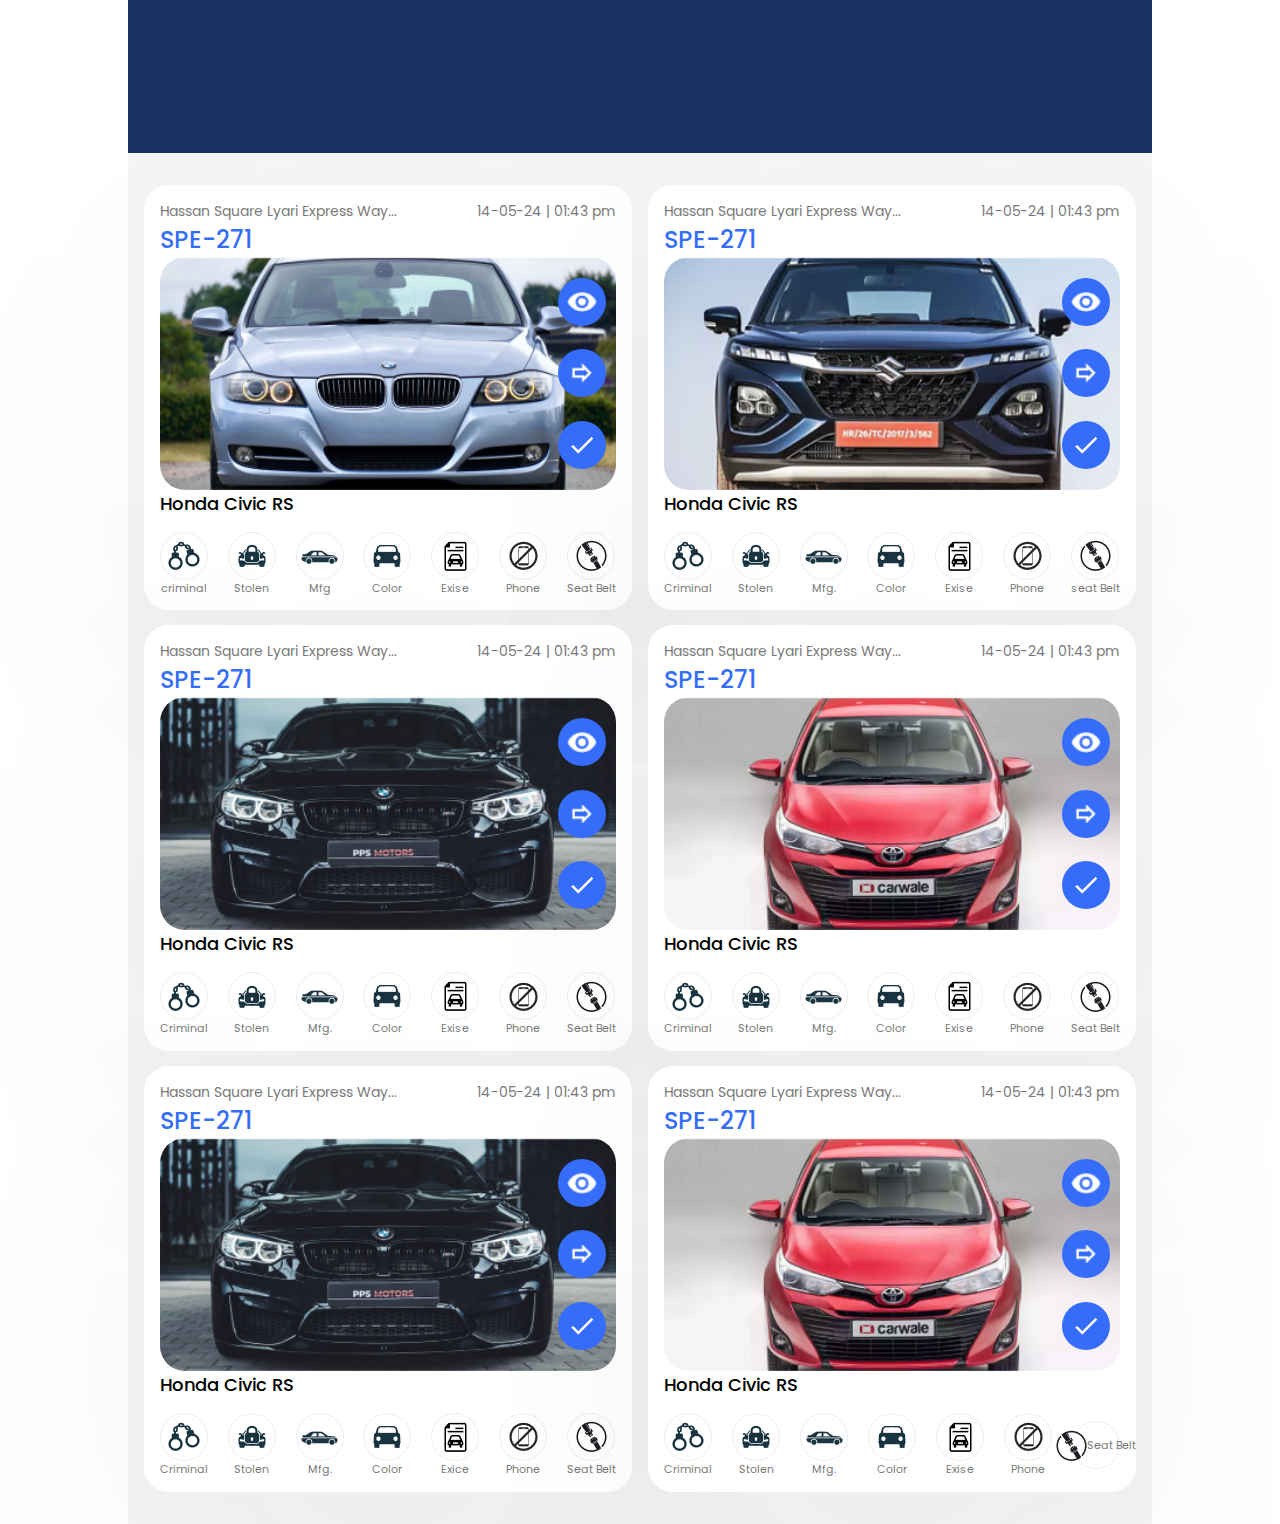
<file: index.html>
<!DOCTYPE html>
<html lang="en">
  <head>
    <meta charset="UTF-8" />
    <meta name="viewport" content="width=device-width, initial-scale=1.0" />
    <title>Toll Plaza</title>
    <link rel="stylesheet" href="style.css" />
  </head>
  <body>
    <div class="main-body">
      <div class="container">
        <nav></nav>
        <div class="card-wrapper">
          <div class="cards-row1 cards-row">
            <div class="cards">
              <div class="container-top">
                <p class="subheading-text">
                  Hassan Square Lyari Express Way...
                </p>
                <p class="subheading-text">14-05-24 | 01:43 pm</p>
              </div>
              <h1 class="container-title heading-text">SPE-271</h1>
              <div class="cont-img1 cont-img">
                <img src="images/IMG.png" alt="" />
                <div class="circs">
                  <div class="circ">
                    <img src="images/eye.png" alt="eye" />
                  </div>
                  <div class="circ">
                    <img src="images/forward.png" alt="forward arrow" />
                  </div>
                  <div class="circ">
                    <img src="images/check.png" alt="check mark" />
                  </div>
                </div>
              </div>
              <div class="container-subtitle">
                <h2 class="text">Honda Civic RS</h2>
              </div>
              <div class="container-btm">
                <div class="icon-wrapper">
                  <div class="icons">
                    <img src="images/criminal.png" alt="" />
                  </div>
                  <p class="small-text">criminal</p>
                </div>
                <div class="icon-wrapper">
                  <div class="icons">
                    <img src="images/stolen.png" alt="" />
                  </div>
                  <p class="small-text">Stolen</p>
                </div>
                <div class="icon-wrapper">
                  <div class="icons">
                    <img src="images/mfg.png" alt="" />
                  </div>
                  <p class="small-text">Mfg</p>
                </div>
                <div class="icon-wrapper">
                  <div class="icons">
                    <img src="images/color.png" alt="" />
                  </div>
                  <p class="small-text">Color</p>
                </div>
                <div class="icon-wrapper">
                  <div class="icons">
                    <img src="images/exice.png" alt="" />
                  </div>
                  <p class="small-text">Exise</p>
                </div>
                <div class="icon-wrapper">
                  <div class="icons">
                    <img src="images/phone.png" alt="" />
                  </div>
                  <p class="small-text">Phone</p>
                </div>
                <div class="icon-wrapper">
                  <div class="icons">
                    <img src="images/belt.png" alt="" />
                  </div>
                  <p class="small-text">Seat Belt</p>
                </div>
              </div>
            </div>
            <div class="cards">
              <div class="container-top">
                <p class="subheading-text">
                  Hassan Square Lyari Express Way...
                </p>
                <p class="subheading-text">14-05-24 | 01:43 pm</p>
              </div>
              <h1 class="container-title heading-text">SPE-271</h1>
              <div class="cont-img2 cont-img">
                <img src="images/suzuki.png" alt="" />
                <div class="circs">
                  <div class="circ">
                    <img src="images/eye.png" alt="eye" />
                  </div>
                  <div class="circ">
                    <img src="images/forward.png" alt="forward arrow" />
                  </div>
                  <div class="circ">
                    <img src="images/check.png" alt="check mark" />
                  </div>
                </div>
              </div>
              <div class="container-subtitle">
                <h2 class="text">Honda Civic RS</h2>
              </div>
              <div class="container-btm">
                <div class="icon-wrapper">
                  <div class="icons">
                    <img src="images/criminal.png" alt="" />
                  </div>
                  <p class="small-text">Criminal</p>
                </div>
                <div class="icon-wrapper">
                  <div class="icons">
                    <img src="images/stolen.png" alt="" />
                  </div>
                  <p class="small-text">Stolen</p>
                </div>
                <div class="icon-wrapper">
                  <div class="icons">
                    <img src="images/mfg.png" alt="" />
                  </div>
                  <p class="small-text">Mfg.</p>
                </div>
                <div class="icon-wrapper">
                  <div class="icons">
                    <img src="images/color.png" alt="" />
                  </div>
                  <p class="small-text">Color</p>
                </div>
                <div class="icon-wrapper">
                  <div class="icons">
                    <img src="images/exice.png" alt="" />
                  </div>
                  <p class="small-text">Exise</p>
                </div>
                <div class="icon-wrapper">
                  <div class="icons">
                    <img src="images/phone.png" alt="" />
                  </div>
                  <p class="small-text">Phone</p>
                </div>
                <div class="icon-wrapper">
                  <div class="icons">
                    <img src="images/belt.png" alt="" />
                  </div>
                  <p class="small-text">seat Belt</p>
                </div>
              </div>
            </div>
          </div>
          <div class="cards-row2 cards-row">
            <div class="cards">
              <div class="container-top">
                <p class="subheading-text">
                  Hassan Square Lyari Express Way...
                </p>
                <p class="subheading-text">14-05-24 | 01:43 pm</p>
              </div>
              <h1 class="container-title heading-text">SPE-271</h1>
              <div class="cont-img3 cont-img">
                <img src="images/bmw.png" alt="" />
                <div class="circs">
                  <div class="circ">
                    <img src="images/eye.png" alt="eye" />
                  </div>
                  <div class="circ">
                    <img src="images/forward.png" alt="forward arrow" />
                  </div>
                  <div class="circ">
                    <img src="images/check.png" alt="check mark" />
                  </div>
                </div>
              </div>
              <div class="container-subtitle">
                <h2 class="text">Honda Civic RS</h2>
              </div>
              <div class="container-btm">
                <div class="icon-wrapper">
                  <div class="icons">
                    <img src="images/criminal.png" alt="" />
                  </div>
                  <p class="small-text">Criminal</p>
                </div>
                <div class="icon-wrapper">
                  <div class="icons">
                    <img src="images/stolen.png" alt="" />
                  </div>
                  <p class="small-text">Stolen</p>
                </div>
                <div class="icon-wrapper">
                  <div class="icons">
                    <img src="images/mfg.png" alt="" />
                  </div>
                  <p class="small-text">Mfg.</p>
                </div>
                <div class="icon-wrapper">
                  <div class="icons">
                    <img src="images/color.png" alt="" />
                  </div>
                  <p class="small-text">Color</p>
                </div>
                <div class="icon-wrapper">
                  <div class="icons">
                    <img src="images/exice.png" alt="" />
                  </div>
                  <p class="small-text">Exise</p>
                </div>
                <div class="icon-wrapper">
                  <div class="icons">
                    <img src="images/phone.png" alt="" />
                  </div>
                  <p class="small-text">Phone</p>
                </div>
                <div class="icon-wrapper">
                  <div class="icons">
                    <img src="images/belt.png" alt="" />
                  </div>
                  <p class="small-text">Seat Belt</p>
                </div>
              </div>
            </div>
            <div class="cards">
              <div class="container-top">
                <p class="subheading-text">
                  Hassan Square Lyari Express Way...
                </p>
                <p class="subheading-text">14-05-24 | 01:43 pm</p>
              </div>
              <h1 class="container-title heading-text">SPE-271</h1>
              <div class="cont-img4 cont-img">
                <img src="images/Placeholder.png" alt="" />
                <div class="circs">
                  <div class="circ">
                    <img src="images/eye.png" alt="eye" />
                  </div>
                  <div class="circ">
                    <img src="images/forward.png" alt="forward arrow" />
                  </div>
                  <div class="circ">
                    <img src="images/check.png" alt="check mark" />
                  </div>
                </div>
              </div>
              <div class="container-subtitle">
                <h2 class="text">Honda Civic RS</h2>
              </div>
              <div class="container-btm">
                <div class="icon-wrapper">
                  <div class="icons">
                    <img src="images/criminal.png" alt="" />
                  </div>
                  <p class="small-text">Criminal</p>
                </div>
                <div class="icon-wrapper">
                  <div class="icons">
                    <img src="images/stolen.png" alt="" />
                  </div>
                  <p class="small-text">Stolen</p>
                </div>
                <div class="icon-wrapper">
                  <div class="icons">
                    <img src="images/mfg.png" alt="" />
                  </div>
                  <p class="small-text">Mfg.</p>
                </div>
                <div class="icon-wrapper">
                  <div class="icons">
                    <img src="images/color.png" alt="" />
                  </div>
                  <p class="small-text">Color</p>
                </div>
                <div class="icon-wrapper">
                  <div class="icons">
                    <img src="images/exice.png" alt="" />
                  </div>
                  <p class="small-text">Exise</p>
                </div>
                <div class="icon-wrapper">
                  <div class="icons">
                    <img src="images/phone.png" alt="" />
                  </div>
                  <p class="small-text">Phone</p>
                </div>
                <div class="icon-wrapper">
                  <div class="icons">
                    <img src="images/belt.png" alt="" />
                  </div>
                  <p class="small-text">Seat Belt</p>
                </div>
              </div>
            </div>
          </div>
          <div class="cards-row3 cards-row">
            <div class="cards">
              <div class="container-top">
                <p class="subheading-text">
                  Hassan Square Lyari Express Way...
                </p>
                <p class="subheading-text">14-05-24 | 01:43 pm</p>
              </div>
              <h1 class="container-title heading-text">SPE-271</h1>
              <div class="cont-img5 cont-img">
                <img src="images/bmw.png" alt="" />
                <div class="circs">
                  <div class="circ">
                    <img src="images/eye.png" alt="eye" />
                  </div>
                  <div class="circ">
                    <img src="images/forward.png" alt="forward arrow" />
                  </div>
                  <div class="circ">
                    <img src="images/check.png" alt="check mark" />
                  </div>
                </div>
              </div>
              <div class="container-subtitle">
                <h2 class="text">Honda Civic RS</h2>
              </div>
              <div class="container-btm">
                <div class="icon-wrapper">
                  <div class="icons">
                    <img src="images/criminal.png" alt="" />
                  </div>
                  <p class="small-text">Criminal</p>
                </div>
                <div class="icon-wrapper">
                  <div class="icons">
                    <img src="images/stolen.png" alt="" />
                  </div>
                  <p class="small-text">Stolen</p>
                </div>
                <div class="icon-wrapper">
                  <div class="icons">
                    <img src="images/mfg.png" alt="" />
                  </div>
                  <p class="small-text">Mfg.</p>
                </div>
                <div class="icon-wrapper">
                  <div class="icons">
                    <img src="images/color.png" alt="" />
                  </div>
                  <p class="small-text">Color</p>
                </div>
                <div class="icon-wrapper">
                  <div class="icons">
                    <img src="images/exice.png" alt="" />
                  </div>
                  <p class="small-text">Exice</p>
                </div>
                <div class="icon-wrapper">
                  <div class="icons">
                    <img src="images/phone.png" alt="" />
                  </div>
                  <p class="small-text">Phone</p>
                </div>
                <div class="icon-wrapper">
                  <div class="icons">
                    <img src="images/belt.png" alt="" />
                  </div>
                  <p class="small-text">Seat Belt</p>
                </div>
              </div>
            </div>
            <div class="cards">
              <div class="container-top">
                <p class="subheading-text">
                  Hassan Square Lyari Express Way...
                </p>
                <p class="subheading-text">14-05-24 | 01:43 pm</p>
              </div>
              <h1 class="container-title heading-text">SPE-271</h1>
              <div class="cont-img6 cont-img">
                <img src="images/Placeholder.png" alt="" />
                <div class="circs">
                  <div class="circ">
                    <img src="images/eye.png" alt="eye" />
                  </div>
                  <div class="circ">
                    <img src="images/forward.png" alt="forward arrow" />
                  </div>
                  <div class="circ">
                    <img src="images/check.png" alt="check mark" />
                  </div>
                </div>
              </div>
              <div class="container-subtitle">
                <h2 class="text">Honda Civic RS</h2>
              </div>
              <div class="container-btm">
                <div class="icon-wrapper">
                  <div class="icons">
                    <img src="images/criminal.png" alt="" />
                  </div>
                  <p class="small-text">Criminal</p>
                </div>
                <div class="icon-wrapper">
                  <div class="icons">
                    <img src="images/stolen.png" alt="" />
                  </div>
                  <p class="small-text">Stolen</p>
                </div>
                <div class="icon-wrapper">
                  <div class="icons">
                    <img src="images/mfg.png" alt="" />
                  </div>
                  <p class="small-text">Mfg.</p>
                </div>
                <div class="icon-wrapper">
                  <div class="icons">
                    <img src="images/color.png" alt="" />
                  </div>
                  <p class="small-text">Color</p>
                </div>
                <div class="icon-wrapper">
                  <div class="icons">
                    <img src="images/exice.png" alt="" />
                  </div>
                  <p class="small-text">Exise</p>
                </div>
                <div class="icon-wrapper">
                  <div class="icons">
                    <img src="images/phone.png" alt="" />
                  </div>
                  <p class="small-text">Phone</p>
                </div>
                <div class="icon-wrapper">
                  <div class="icons">
                    <img src="images/belt.png" alt="" />
                    <p class="small-text">Seat Belt</p>
                  </div>
                </div>
              </div>
            </div>
          </div>
        </div>
      </div>
    </div>
  </body>
</html>
</file>
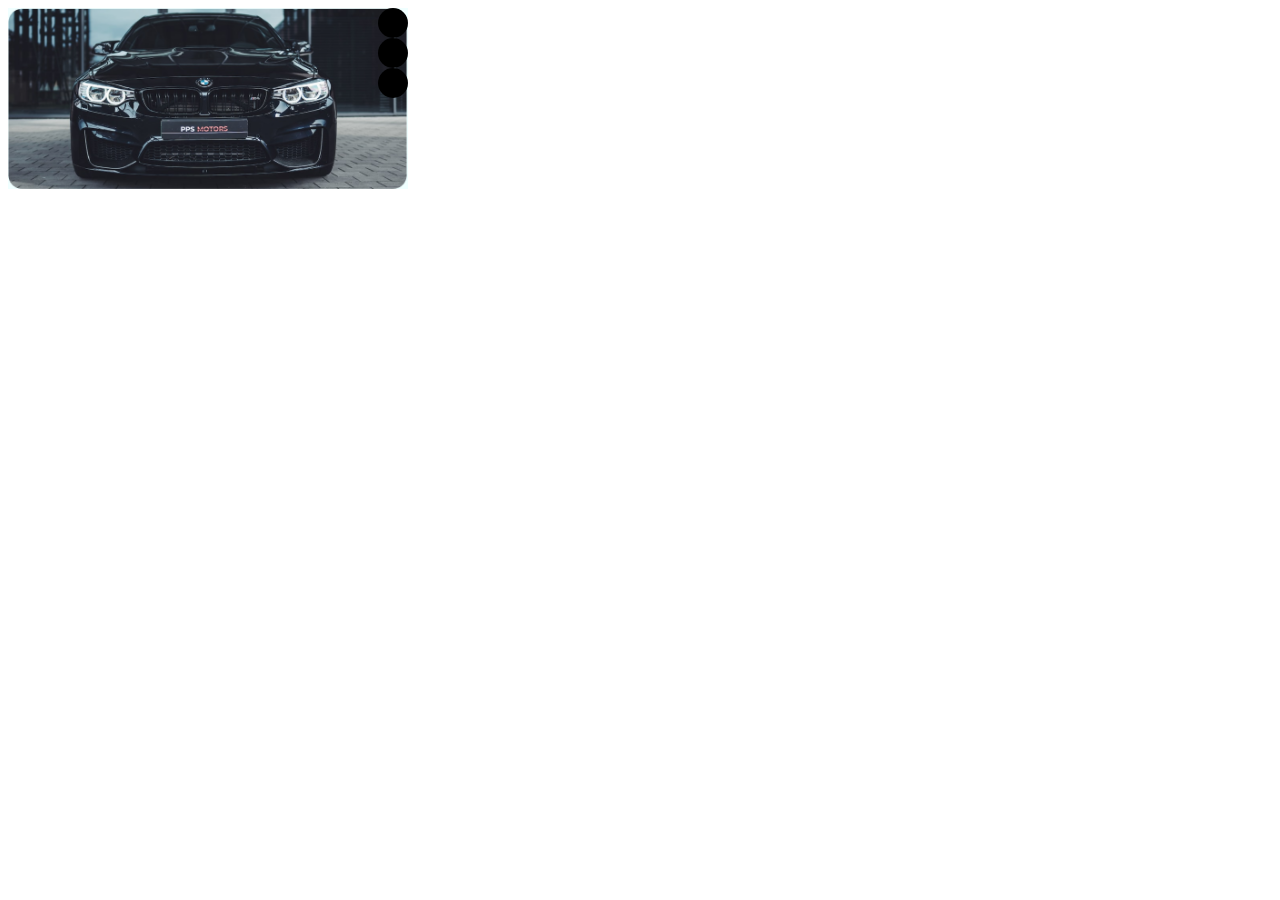
<file: test/index.html>
<!DOCTYPE html>
<html lang="en">
<head>
    <meta charset="UTF-8">
    <meta name="viewport" content="width=device-width, initial-scale=1.0">
    <title>Document</title>
    <link rel="stylesheet" href="style.css">
</head>
<body>
    <div class="card">
        <img src="../images/bmw.png" alt="">
        <div class="circs">
            <div class="circ">
            </div>
            <div class="circ">
            </div>
            <div class="circ">
            </div>
          </div>
    </div>
</body>
</html>
</file>
<file: style.css>
@import url("https://fonts.googleapis.com/css2?family=Poppins:ital,wght@0,100;0,200;0,300;0,400;0,500;0,600;0,700;0,800;0,900;1,100;1,200;1,300;1,400;1,500;1,600;1,700;1,800;1,900&display=swap");

* {
  margin: 0;
  padding: 0;
  box-sizing: border-box;
  font-family: "Poppins", sans-serif;
}
:root {
  --nav-blue: #1b3065;
  --heading-blue: #356dfa;
  --sub-head-grey: #7a7a7a;
}
.subheading-text {
  font-size: 14px;
  color: var(--sub-head-grey);
}
.heading-text {
  color: var(--heading-blue);
  font-weight: 500;
  font-size: 24px;
}
.text {
  font-weight: 500;
  font-size: 18px;
}
.small-text {
  font-size: 11px;
  color: var(--sub-head-grey);
}
.main-body {
  width: 100%;
  display: flex;
  justify-content: center;
}
.container {
  width: 100%;
  background-color: whitesmoke;
}
nav {
  width: 100%;
  height: 17vh;
  background-color: var(--nav-blue);
}
.card-wrapper {
  display: flex;
  flex-direction: column;
  gap: 15px;
  padding: 2rem 1rem 2rem 1rem;
}
.cards-row {
  display: flex;
  justify-content: space-between;
  gap: 16px;
  flex-wrap: wrap;
}
.cards {
  padding: 1rem;
  padding-bottom: 2.5rem;
  width: 49%;
  background-color: white;
  flex-grow: 1;
  border-radius: 25px;
  box-shadow: 0px 10.74px 51.71px 0px #1d224b14;
  box-shadow: 0px 85.74px 412.99px 0px #1d224b0d;
}
.cont-img {
  width: 100%;
  height: 63%;
  position: relative;
  display: flex;
  justify-content: flex-end;
  align-items: center;
}
.cont-img img {
  width: 100%;
  height: 100%;
  object-fit: cover;
  border-radius: 25px;
}
.container-top {
  display: flex;
  justify-content: space-between;
  flex-wrap: wrap;
}
.circs {
 justify-content: center;
  height: 100%;
  position: absolute;
  margin-right: 10px;
  gap: 10%;
  display: flex;
  flex-direction: column;
}
.circ {
  width: 48px;
  height: 48px;
  background-color: var(--heading-blue);
  border-radius: 50%;
  display: flex;
  align-items: center;
  justify-content: center;
}
.circ img {
  width: 30px;
  height: auto;
}
.container-btm {
  display: flex;
  justify-content: space-between;
  margin-top: 15px;
}
.icon-wrapper {
  display: flex;
  align-items: center;
  justify-content: center;
  flex-direction: column;
}
.icon-wrapper p {
  white-space: nowrap;
}
.icons {
  width: 48px;
  height: 48px;
  border-radius: 50%;
  border: 0.94px solid #e8eef7;
  display: flex;
  align-items: center;
  justify-content: center;
}
.icon img {
  width: 100%;
}
@media only screen and (min-width: 1024px) {
  .container {
    width: 1024px;
  }
}
@media screen and (max-width: 681px) {
  .cards {
    width: 80%;
    height: 80vw;
  }
  .circ {
    width: 9vw;
    height: 9vw;
  }
  .circ img {
    width: 25px;
    height: auto;
  }
}
@media screen and (min-width: 450px) and (max-width: 768px) {
}
@media screen and (max-width: 350px) {
  .text {
    font-size: 10px;
  }
  .circ img {
    width: 25px;
  }
  .cards {
    margin-bottom: 3rem;
  }
  .circs{
    gap:10px ;
  }
  .circ img{
    width: 15px;
  }
  .small-text{
    font-size: 9px;
  }
}
</file>
<file: test/style.css>
.card{
    width: 400px;
    height: auto;
    display: flex;
    background-color: azure;
    position: relative;
    z-index: -2;
    justify-content: flex-end;
}
.card img{
    width: 100%;
    height: 100%;
    object-fit: cover;
}
.circ{
    width: 30px;
    height: 30px;
    background-color:black;
    border-radius: 50%;
}
.circs{
    position: absolute;

}
</file>
